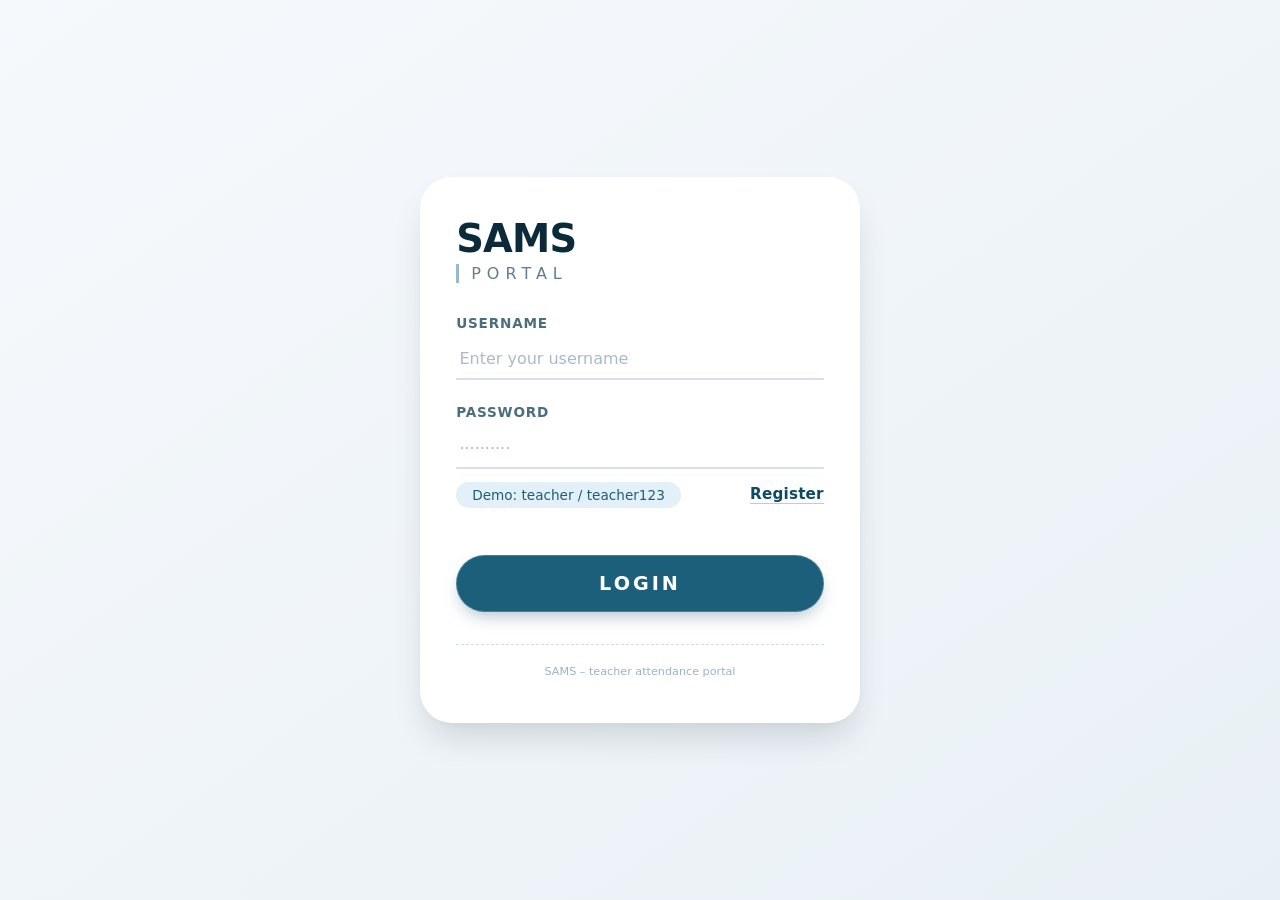
<file: TeacherPortal/teacher-portal/login.html>
<!DOCTYPE html>
<html lang="en">
<head>
  <meta charset="UTF-8">
  <meta name="viewport" content="width=device-width, initial-scale=1.0">
  <title>SAMS PORTAL | Login</title>
  <style>
    /* Same styles as before */
    * {
      margin: 0;
      padding: 0;
      box-sizing: border-box;
      font-family: 'Inter', system-ui, -apple-system, BlinkMacSystemFont, 'Segoe UI', Roboto, sans-serif;
    }

    body {
      min-height: 100vh;
      background: linear-gradient(145deg, #f6f9fc 0%, #e9f0f5 100%);
      display: flex;
      align-items: center;
      justify-content: center;
      padding: 1.5rem;
    }

    .portal-card {
      max-width: 440px;
      width: 100%;
      background-color: #ffffff;
      border-radius: 32px;
      box-shadow: 0 20px 35px -8px rgba(0, 20, 30, 0.15), 0 4px 10px rgba(0, 0, 0, 0.02);
      padding: 2.5rem 2.2rem 2.8rem 2.2rem;
      border: 1px solid rgba(255, 255, 255, 0.4);
      backdrop-filter: blur(2px);
    }

    .sams-header {
      text-align: left;
      margin-bottom: 1rem;
    }

    .sams-title {
      font-size: 2.4rem;
      font-weight: 700;
      letter-spacing: -0.02em;
      color: #0b2b3b;
      line-height: 1.1;
    }

    .portal-sub {
      font-size: 1rem;
      font-weight: 500;
      text-transform: uppercase;
      letter-spacing: 6px;
      color: #5f7e91;
      margin-top: 4px;
      border-left: 3px solid #9bb8cc;
      padding-left: 12px;
    }

    .input-group {
      margin-top: 2rem;
      display: flex;
      flex-direction: column;
      gap: 1.5rem;
    }

    .field {
      display: flex;
      flex-direction: column;
      gap: 0.4rem;
    }

    .field label {
      font-size: 0.85rem;
      font-weight: 600;
      text-transform: uppercase;
      letter-spacing: 0.8px;
      color: #1f4b5e;
      opacity: 0.8;
    }

    .field input {
      width: 100%;
      background: transparent;
      border: none;
      border-bottom: 2px solid #d5e2ea;
      padding: 0.7rem 0.2rem 0.6rem 0.2rem;
      font-size: 1.1rem;
      font-weight: 400;
      color: #0b3849;
      transition: border 0.2s;
      outline: none;
    }

    .field input:focus {
      border-bottom-color: #2d7a9c;
    }

    .field input::placeholder {
      color: #a7bbc8;
      font-weight: 300;
      font-size: 1rem;
    }

    .account-row {
      display: flex;
      justify-content: space-between;
      align-items: center;
      margin-top: 0.8rem;
      margin-bottom: 2.2rem;
    }

    .demo-account {
      font-size: 0.85rem;
      color: #1b5f7a;
      background: #e3f0f7;
      padding: 0.3rem 1rem;
      border-radius: 40px;
    }

    .register-text {
      font-size: 0.95rem;
      color: #385f71;
      display: flex;
      align-items: center;
      flex-wrap: wrap;
      justify-content: flex-end;
    }

    .register-link {
      font-weight: 600;
      color: #0d4b65;
      text-decoration: none;
      border-bottom: 1.5px solid #b2d0df;
      margin-left: 6px;
      letter-spacing: 0.2px;
      transition: border-color 0.15s, color 0.15s;
      cursor: pointer;
    }

    .register-link:hover {
      color: #022b39;
      border-bottom-color: #0d4b65;
    }

    .login-btn {
      background: #1b5f7a;
      border: none;
      width: 100%;
      padding: 1rem 1rem;
      border-radius: 60px;
      font-size: 1.2rem;
      font-weight: 600;
      text-transform: uppercase;
      letter-spacing: 3px;
      color: white;
      cursor: pointer;
      transition: background 0.2s, box-shadow 0.2s;
      box-shadow: 0 8px 18px -6px rgba(21, 80, 105, 0.4);
      border: 1px solid rgba(255, 255, 255, 0.2);
      margin-top: 0.8rem;
    }

    .login-btn:hover {
      background: #104c64;
      box-shadow: 0 10px 22px -6px rgba(9, 60, 82, 0.5);
    }

    .error-message {
      color: #b13e3e;
      font-size: 0.85rem;
      margin-top: 0.5rem;
      text-align: center;
    }

    .success-message {
      color: #1b5f7a;
      background: #e3f0f7;
      padding: 0.8rem;
      border-radius: 50px;
      text-align: center;
      font-weight: 500;
      margin-top: 1rem;
      display: none;
    }

    .success-message.show {
      display: block;
    }

    .footer-note {
      margin-top: 2rem;
      text-align: center;
      font-size: 0.7rem;
      color: #9bb3c0;
      border-top: 1px dashed #d1e0e8;
      padding-top: 1.2rem;
    }
  </style>
</head>
<body>
  <div class="portal-card">
    <div class="sams-header">
      <div class="sams-title">SAMS</div>
      <div class="portal-sub">PORTAL</div>
    </div>

    <div class="input-group">
      <div class="field">
        <label for="username">Username</label>
        <input type="text" id="username" placeholder="Enter your username">
      </div>
      <div class="field">
        <label for="password">Password</label>
        <input type="password" id="password" placeholder="··········">
      </div>
    </div>

    <div class="account-row">
      <span class="demo-account">Demo: teacher / teacher123</span>
      <div class="register-text">
        <a href="register.html" class="register-link">Register</a>
      </div>
    </div>

    <div id="loginError" class="error-message"></div>
    <div id="successMessage" class="success-message">✓ Login successful! Redirecting...</div>

    <button class="login-btn" id="loginBtn" type="button">LOGIN</button>

    <div class="footer-note">
      <span>SAMS</span> – teacher attendance portal
    </div>
  </div>

  <script>
    // Initialize default teacher account if not exists
    if (!localStorage.getItem('sams_users')) {
      const defaultUsers = [
        {
          fullname: 'Teacher Account',
          username: 'teacher',
          password: 'teacher123'
        }
      ];
      localStorage.setItem('sams_users', JSON.stringify(defaultUsers));
    }

    const usernameInput = document.getElementById('username');
    const passwordInput = document.getElementById('password');
    const loginBtn = document.getElementById('loginBtn');
    const loginError = document.getElementById('loginError');
    const successMsg = document.getElementById('successMessage');

    sessionStorage.removeItem('currentUser');

    loginBtn.addEventListener('click', function() {
      const username = usernameInput.value.trim();
      const password = passwordInput.value;

      loginError.textContent = '';
      successMsg.classList.remove('show');

      if (!username || !password) {
        loginError.textContent = 'Please enter both username and password';
        return;
      }

      const users = JSON.parse(localStorage.getItem('sams_users') || '[]');
      const user = users.find(u => u.username === username && u.password === password);

      if (user) {
        successMsg.classList.add('show');
        loginError.textContent = '';
        
        sessionStorage.setItem('currentUser', JSON.stringify({
          fullname: user.fullname,
          username: user.username
        }));
        
        setTimeout(() => {
          window.location.href = 'attendance-report.html';
        }, 1500);
      } else {
        loginError.textContent = 'Invalid username or password';
      }
    });

    passwordInput.addEventListener('keypress', function(e) {
      if (e.key === 'Enter') {
        loginBtn.click();
      }
    });
  </script>
</body>
</html>
</file>
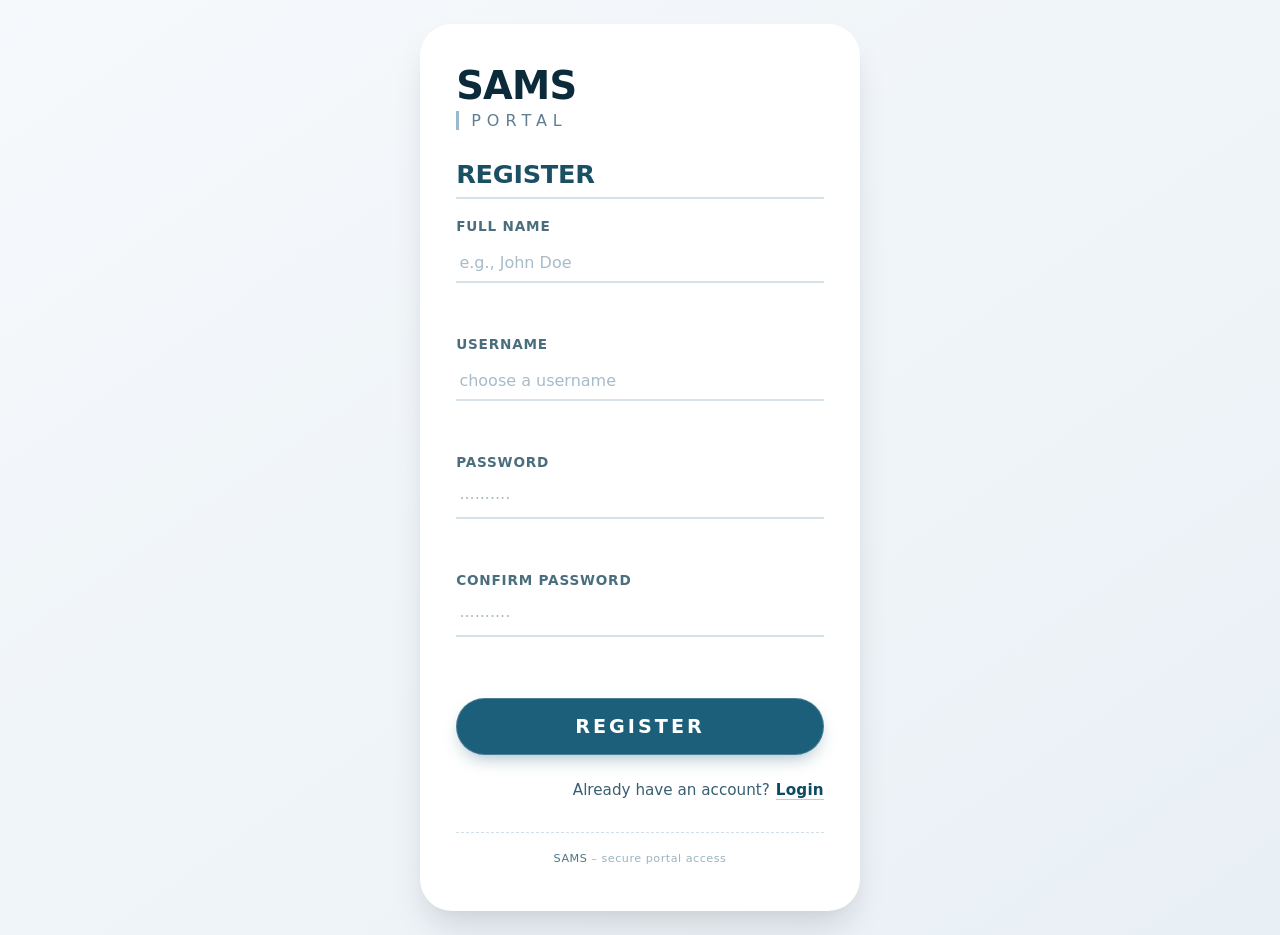
<file: TeacherPortal/teacher-portal/register.html>
<!DOCTYPE html>
<html lang="en">
<head>
  <meta charset="UTF-8">
  <meta name="viewport" content="width=device-width, initial-scale=1.0">
  <title>SAMS PORTAL | Register</title>
  <style>
    * {
      margin: 0;
      padding: 0;
      box-sizing: border-box;
      font-family: 'Inter', system-ui, -apple-system, BlinkMacSystemFont, 'Segoe UI', Roboto, sans-serif;
    }

    body {
      min-height: 100vh;
      background: linear-gradient(145deg, #f6f9fc 0%, #e9f0f5 100%);
      display: flex;
      align-items: center;
      justify-content: center;
      padding: 1.5rem;
    }

    .portal-card {
      max-width: 440px;
      width: 100%;
      background-color: #ffffff;
      border-radius: 32px;
      box-shadow: 0 20px 35px -8px rgba(0, 20, 30, 0.15), 0 4px 10px rgba(0, 0, 0, 0.02);
      padding: 2.5rem 2.2rem 2.8rem 2.2rem;
      border: 1px solid rgba(255, 255, 255, 0.4);
      backdrop-filter: blur(2px);
    }

    .sams-header {
      text-align: left;
      margin-bottom: 1rem;
    }

    .sams-title {
      font-size: 2.4rem;
      font-weight: 700;
      letter-spacing: -0.02em;
      color: #0b2b3b;
      line-height: 1.1;
    }

    .portal-sub {
      font-size: 1rem;
      font-weight: 500;
      text-transform: uppercase;
      letter-spacing: 6px;
      color: #5f7e91;
      margin-top: 4px;
      border-left: 3px solid #9bb8cc;
      padding-left: 12px;
    }

    .register-heading {
      margin: 1.8rem 0 1.2rem 0;
      font-size: 1.6rem;
      font-weight: 600;
      color: #1b4f63;
      letter-spacing: -0.3px;
      border-bottom: 2px solid #d5e2ea;
      padding-bottom: 0.5rem;
    }

    .input-group {
      display: flex;
      flex-direction: column;
      gap: 1.5rem;
    }

    .field {
      display: flex;
      flex-direction: column;
      gap: 0.4rem;
    }

    .field label {
      font-size: 0.85rem;
      font-weight: 600;
      text-transform: uppercase;
      letter-spacing: 0.8px;
      color: #1f4b5e;
      opacity: 0.8;
    }

    .field input {
      width: 100%;
      background: transparent;
      border: none;
      border-bottom: 2px solid #d5e2ea;
      padding: 0.7rem 0.2rem 0.6rem 0.2rem;
      font-size: 1.1rem;
      font-weight: 400;
      color: #0b3849;
      transition: border 0.2s;
      outline: none;
    }

    .field input:focus {
      border-bottom-color: #2d7a9c;
    }

    .field input::placeholder {
      color: #a7bbc8;
      font-weight: 300;
      font-size: 1rem;
    }

    .register-btn {
      background: #1b5f7a;
      border: none;
      width: 100%;
      padding: 1rem 1rem;
      border-radius: 60px;
      font-size: 1.2rem;
      font-weight: 600;
      text-transform: uppercase;
      letter-spacing: 3px;
      color: white;
      cursor: pointer;
      transition: background 0.2s, box-shadow 0.2s;
      box-shadow: 0 8px 18px -6px rgba(21, 80, 105, 0.4);
      border: 1px solid rgba(255, 255, 255, 0.2);
      margin: 2rem 0 1.2rem 0;
    }

    .register-btn:hover {
      background: #104c64;
      box-shadow: 0 10px 22px -6px rgba(9, 60, 82, 0.5);
    }

    .register-btn:active {
      transform: scale(0.98);
      background: #0b3f53;
    }

    .account-row {
      display: flex;
      justify-content: flex-end;
      margin-top: 0.4rem;
      margin-bottom: 0.2rem;
    }

    .login-text {
      font-size: 0.95rem;
      color: #385f71;
      display: flex;
      align-items: center;
      flex-wrap: wrap;
      justify-content: flex-end;
    }

    .login-link {
      font-weight: 600;
      color: #0d4b65;
      text-decoration: none;
      border-bottom: 1.5px solid #b2d0df;
      margin-left: 6px;
      letter-spacing: 0.2px;
      transition: border-color 0.15s, color 0.15s;
    }

    .login-link:hover {
      color: #022b39;
      border-bottom-color: #0d4b65;
    }

    .footer-note {
      margin-top: 2rem;
      text-align: center;
      font-size: 0.7rem;
      color: #9bb3c0;
      letter-spacing: 0.5px;
      border-top: 1px dashed #d1e0e8;
      padding-top: 1.2rem;
    }

    .footer-note span {
      font-weight: 500;
      color: #4d7487;
    }

    .success-message {
      color: #1b5f7a;
      background: #e3f0f7;
      padding: 0.8rem;
      border-radius: 50px;
      text-align: center;
      font-weight: 500;
      margin-top: 1rem;
      font-size: 0.95rem;
      border: 1px solid #b2d0df;
      display: none;
    }

    .success-message.show {
      display: block;
    }

    .error-message {
      color: #b13e3e;
      font-size: 0.75rem;
      margin-top: 0.2rem;
      min-height: 1.2rem;
      font-weight: 500;
      letter-spacing: 0.2px;
    }
  </style>
</head>
<body>
  <div class="portal-card">
    <div class="sams-header">
      <div class="sams-title">SAMS</div>
      <div class="portal-sub">PORTAL</div>
    </div>

    <div class="register-heading">REGISTER</div>

    <div class="input-group">
      <div class="field">
        <label for="fullname">Full Name</label>
        <input type="text" id="fullname" placeholder="e.g., John Doe">
        <div class="error-message" id="fullnameError"></div>
      </div>
      <div class="field">
        <label for="username">Username</label>
        <input type="text" id="username" placeholder="choose a username">
        <div class="error-message" id="usernameError"></div>
      </div>
      <div class="field">
        <label for="password">Password</label>
        <input type="password" id="password" placeholder="··········">
        <div class="error-message" id="passwordError"></div>
      </div>
      <div class="field">
        <label for="confirm-password">Confirm Password</label>
        <input type="password" id="confirm-password" placeholder="··········">
        <div class="error-message" id="confirmError"></div>
      </div>
    </div>

    <button class="register-btn" id="registerBtn" type="button">REGISTER</button>

    <div class="account-row">
      <div class="login-text">
        Already have an account?
        <a href="login.html" class="login-link">Login</a>
      </div>
    </div>

    <div class="success-message" id="successMessage">
      ✓ Registration successful! Redirecting to login...
    </div>

    <div class="footer-note">
      <span>SAMS</span> – secure portal access
    </div>
  </div>

  <script>
    (function() {
      const fullnameInput = document.getElementById('fullname');
      const usernameInput = document.getElementById('username');
      const passwordInput = document.getElementById('password');
      const confirmInput = document.getElementById('confirm-password');
      
      const fullnameError = document.getElementById('fullnameError');
      const usernameError = document.getElementById('usernameError');
      const passwordError = document.getElementById('passwordError');
      const confirmError = document.getElementById('confirmError');
      
      const registerBtn = document.getElementById('registerBtn');
      const successMsg = document.getElementById('successMessage');

      // Initialize users array if not exists
      if (!localStorage.getItem('sams_users')) {
        localStorage.setItem('sams_users', JSON.stringify([]));
      }

      function clearErrors() {
        fullnameError.textContent = '';
        usernameError.textContent = '';
        passwordError.textContent = '';
        confirmError.textContent = '';
      }

      function validateForm() {
        let isValid = true;
        clearErrors();
        successMsg.classList.remove('show');

        // Full name validation
        if (!fullnameInput.value.trim()) {
          fullnameError.textContent = 'Full name is required';
          isValid = false;
        } else if (fullnameInput.value.trim().length < 2) {
          fullnameError.textContent = 'Name must be at least 2 characters';
          isValid = false;
        }

        // Username validation
        if (!usernameInput.value.trim()) {
          usernameError.textContent = 'Username is required';
          isValid = false;
        } else if (usernameInput.value.trim().length < 3) {
          usernameError.textContent = 'Username must be at least 3 characters';
          isValid = false;
        } else {
          // Check if username already exists
          const users = JSON.parse(localStorage.getItem('sams_users') || '[]');
          if (users.some(u => u.username === usernameInput.value.trim())) {
            usernameError.textContent = 'Username already exists';
            isValid = false;
          }
        }

        // Password validation
        if (!passwordInput.value) {
          passwordError.textContent = 'Password is required';
          isValid = false;
        } else if (passwordInput.value.length < 6) {
          passwordError.textContent = 'Password must be at least 6 characters';
          isValid = false;
        }

        // Confirm password validation
        if (!confirmInput.value) {
          confirmError.textContent = 'Please confirm your password';
          isValid = false;
        } else if (passwordInput.value !== confirmInput.value) {
          confirmError.textContent = 'Passwords do not match';
          isValid = false;
        }

        return isValid;
      }

      registerBtn.addEventListener('click', function() {
        if (validateForm()) {
          // Get existing users
          const users = JSON.parse(localStorage.getItem('sams_users') || '[]');
          
          // Create new user
          const newUser = {
            fullname: fullnameInput.value.trim(),
            username: usernameInput.value.trim(),
            password: passwordInput.value // In production, this should be hashed
          };
          
          // Add to users array
          users.push(newUser);
          
          // Save to localStorage
          localStorage.setItem('sams_users', JSON.stringify(users));
          
          // Show success message
          successMsg.classList.add('show');
          
          // Clear form
          fullnameInput.value = '';
          usernameInput.value = '';
          passwordInput.value = '';
          confirmInput.value = '';
          
          // Redirect to login after 2 seconds
          setTimeout(() => {
            window.location.href = 'login.html';
          }, 2000);
        }
      });

      // Real-time validation
      confirmInput.addEventListener('input', function() {
        if (passwordInput.value && confirmInput.value) {
          if (passwordInput.value !== confirmInput.value) {
            confirmError.textContent = 'Passwords do not match';
          } else {
            confirmError.textContent = '';
          }
        }
      });

      // Clear errors on input
      fullnameInput.addEventListener('input', () => fullnameError.textContent = '');
      usernameInput.addEventListener('input', () => usernameError.textContent = '');
      passwordInput.addEventListener('input', () => {
        passwordError.textContent = '';
        if (confirmInput.value && passwordInput.value !== confirmInput.value) {
          confirmError.textContent = 'Passwords do not match';
        } else {
          confirmError.textContent = '';
        }
      });
    })();
  </script>
</body>
</html>
</file>
